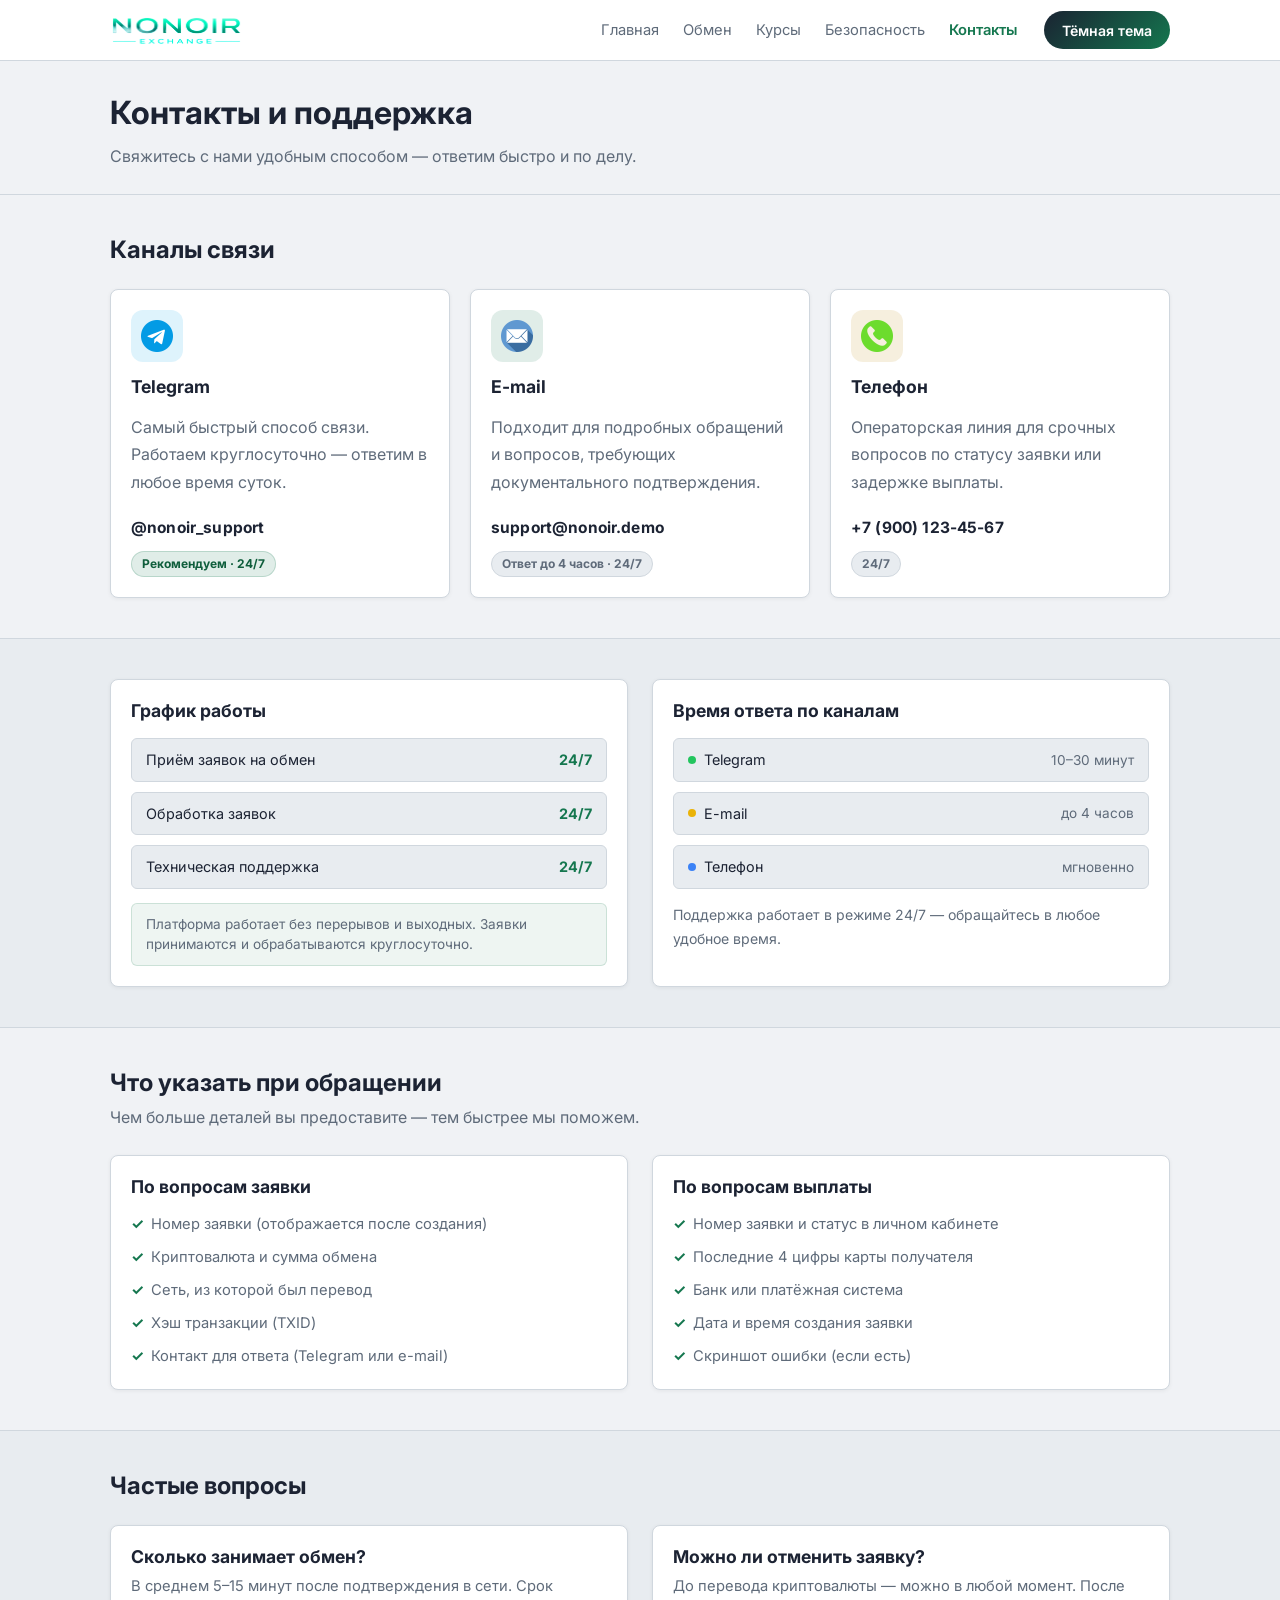
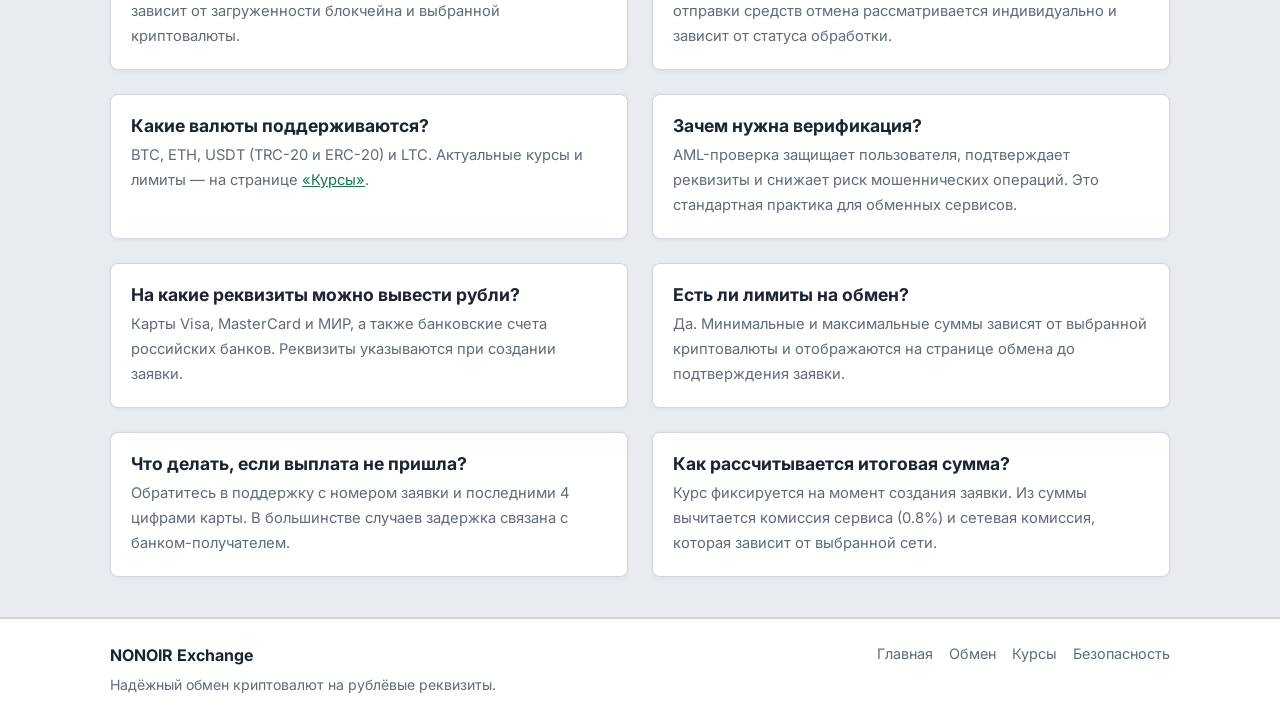
<file: html/contacts.html>
<!DOCTYPE html>
<html lang="ru">
<head>
  <meta charset="UTF-8">
  <meta name="viewport" content="width=device-width, initial-scale=1.0">
  <title>NONOIR Exchange | Контакты</title>
  <link rel="icon" href="../image/logo/logo_nonoir.png" type="image/png">
  <link rel="stylesheet" href="../css/style.css">
</head>
<body>
  <div class="site-shell">

    <header class="site-header">
      <div class="container header-row">
        <a class="brand" href="./index.html">
          <img class="brand-text" src="../image/logo/text_logo_nonoir.png" alt="NONOIR Exchange">
        </a>
        <button class="nav-toggle" type="button" aria-label="Открыть меню" aria-expanded="false" aria-controls="main-nav">
          <span class="nav-toggle-bar"></span>
        </button>
        <nav class="main-nav" id="main-nav">
          <a href="./index.html">Главная</a>
          <a href="./exchange.html">Обмен</a>
          <a href="./rates.html">Курсы</a>
          <a href="./security.html">Безопасность</a>
          <a class="active" href="./contacts.html">Контакты</a>
          <button class="theme-toggle" type="button">Сменить тему</button>
        </nav>
        <button class="theme-toggle" type="button">Тёмная тема</button>
      </div>
    </header>

    <main>

      <section class="page-title">
        <div class="container">
          <h1>Контакты и поддержка</h1>
          <p>Свяжитесь с нами удобным способом — ответим быстро и по делу.</p>
        </div>
      </section>

      <!-- Каналы связи -->
      <section class="section">
        <div class="container">
          <div class="section-head">
            <h2>Каналы связи</h2>
          </div>
          <div class="grid-3">

            <div class="card contact-channel-card">
              <div class="contact-channel-icon contact-tg">
                <img src="../image/icons/telegram.png" alt="Telegram">
              </div>
              <h3>Telegram</h3>
              <p>Самый быстрый способ связи. Работаем круглосуточно — ответим в любое время суток.</p>
              <div class="contact-channel-value">@nonoir_support</div>
              <div class="contact-channel-badge">Рекомендуем · 24/7</div>
            </div>

            <div class="card contact-channel-card">
              <div class="contact-channel-icon contact-email">
                <img src="../image/icons/email.png" alt="E-mail">
              </div>
              <h3>E-mail</h3>
              <p>Подходит для подробных обращений и вопросов, требующих документального подтверждения.</p>
              <div class="contact-channel-value">support@nonoir.demo</div>
              <div class="contact-channel-badge contact-channel-badge-muted">Ответ до 4 часов · 24/7</div>
            </div>

            <div class="card contact-channel-card">
              <div class="contact-channel-icon contact-phone">
                <img src="../image/icons/phone-call.png" alt="Телефон">
              </div>
              <h3>Телефон</h3>
              <p>Операторская линия для срочных вопросов по статусу заявки или задержке выплаты.</p>
              <div class="contact-channel-value">+7 (900) 123-45-67</div>
              <div class="contact-channel-badge contact-channel-badge-muted">24/7</div>
            </div>

          </div>
        </div>
      </section>

      <!-- Время работы и статус -->
      <section class="section section-alt">
        <div class="container">
          <div class="grid-2">

            <div class="card">
              <h3 style="margin-bottom: 16px;">График работы</h3>
              <div class="schedule-list">
                <div class="schedule-row">
                  <span class="schedule-day">Приём заявок на обмен</span>
                  <span class="schedule-time">24/7</span>
                </div>
                <div class="schedule-row">
                  <span class="schedule-day">Обработка заявок</span>
                  <span class="schedule-time">24/7</span>
                </div>
                <div class="schedule-row">
                  <span class="schedule-day">Техническая поддержка</span>
                  <span class="schedule-time">24/7</span>
                </div>
              </div>
              <div class="schedule-note">
                Платформа работает без перерывов и выходных. Заявки принимаются и обрабатываются круглосуточно.
              </div>
            </div>

            <div class="card">
              <h3 style="margin-bottom: 16px;">Время ответа по каналам</h3>
              <div class="response-list">
                <div class="response-row">
                  <div class="response-channel">
                    <span class="response-dot response-dot-green"></span>
                    Telegram
                  </div>
                  <div class="response-time">10–30 минут</div>
                </div>
                <div class="response-row">
                  <div class="response-channel">
                    <span class="response-dot response-dot-yellow"></span>
                    E-mail
                  </div>
                  <div class="response-time">до 4 часов</div>
                </div>
                <div class="response-row">
                  <div class="response-channel">
                    <span class="response-dot response-dot-blue"></span>
                    Телефон
                  </div>
                  <div class="response-time">мгновенно</div>
                </div>
              </div>
              <p style="margin-top: 14px; font-size: 0.88rem;">Поддержка работает в режиме 24/7 — обращайтесь в любое удобное время.</p>
            </div>

          </div>
        </div>
      </section>

      <!-- Что указывать -->
      <section class="section">
        <div class="container">
          <div class="section-head">
            <h2>Что указать при обращении</h2>
            <p style="margin-top: 6px;">Чем больше деталей вы предоставите — тем быстрее мы поможем.</p>
          </div>
          <div class="grid-2">

            <div class="card">
              <h3 style="margin-bottom: 14px;">По вопросам заявки</h3>
              <ul class="check-list">
                <li>Номер заявки (отображается после создания)</li>
                <li>Криптовалюта и сумма обмена</li>
                <li>Сеть, из которой был перевод</li>
                <li>Хэш транзакции (TXID)</li>
                <li>Контакт для ответа (Telegram или e-mail)</li>
              </ul>
            </div>

            <div class="card">
              <h3 style="margin-bottom: 14px;">По вопросам выплаты</h3>
              <ul class="check-list">
                <li>Номер заявки и статус в личном кабинете</li>
                <li>Последние 4 цифры карты получателя</li>
                <li>Банк или платёжная система</li>
                <li>Дата и время создания заявки</li>
                <li>Скриншот ошибки (если есть)</li>
              </ul>
            </div>

          </div>
        </div>
      </section>

      <!-- FAQ -->
      <section class="section section-alt">
        <div class="container">
          <div class="section-head">
            <h2>Частые вопросы</h2>
          </div>
          <div class="grid-2">

            <div class="card faq-card">
              <h3>Сколько занимает обмен?</h3>
              <p>В среднем 5–15 минут после подтверждения в сети. Срок зависит от загруженности блокчейна и выбранной криптовалюты.</p>
            </div>

            <div class="card faq-card">
              <h3>Можно ли отменить заявку?</h3>
              <p>До перевода криптовалюты — можно в любой момент. После отправки средств отмена рассматривается индивидуально и зависит от статуса обработки.</p>
            </div>

            <div class="card faq-card">
              <h3>Какие валюты поддерживаются?</h3>
              <p>BTC, ETH, USDT (TRC-20 и ERC-20) и LTC. Актуальные курсы и лимиты — на странице <a href="./rates.html" style="color: var(--green); text-decoration: underline;">«Курсы»</a>.</p>
            </div>

            <div class="card faq-card">
              <h3>Зачем нужна верификация?</h3>
              <p>AML-проверка защищает пользователя, подтверждает реквизиты и снижает риск мошеннических операций. Это стандартная практика для обменных сервисов.</p>
            </div>

            <div class="card faq-card">
              <h3>На какие реквизиты можно вывести рубли?</h3>
              <p>Карты Visa, MasterCard и МИР, а также банковские счета российских банков. Реквизиты указываются при создании заявки.</p>
            </div>

            <div class="card faq-card">
              <h3>Есть ли лимиты на обмен?</h3>
              <p>Да. Минимальные и максимальные суммы зависят от выбранной криптовалюты и отображаются на странице обмена до подтверждения заявки.</p>
            </div>

            <div class="card faq-card">
              <h3>Что делать, если выплата не пришла?</h3>
              <p>Обратитесь в поддержку с номером заявки и последними 4 цифрами карты. В большинстве случаев задержка связана с банком-получателем.</p>
            </div>

            <div class="card faq-card">
              <h3>Как рассчитывается итоговая сумма?</h3>
              <p>Курс фиксируется на момент создания заявки. Из суммы вычитается комиссия сервиса (0.8%) и сетевая комиссия, которая зависит от выбранной сети.</p>
            </div>

          </div>
        </div>
      </section>

    </main>

    <footer class="site-footer">
      <div class="container footer-row">
        <div>
          <strong>NONOIR Exchange</strong>
          <p>Надёжный обмен криптовалют на рублёвые реквизиты.</p>
        </div>
        <div class="footer-links">
          <a href="./index.html">Главная</a>
          <a href="./exchange.html">Обмен</a>
          <a href="./rates.html">Курсы</a>
          <a href="./security.html">Безопасность</a>
        </div>
      </div>
    </footer>

  </div>
  <script src="../js/nav.js"></script>
  <script src="../js/theme.js"></script>
  <script src="../js/animations.js"></script>
</body>
</html>
</file>
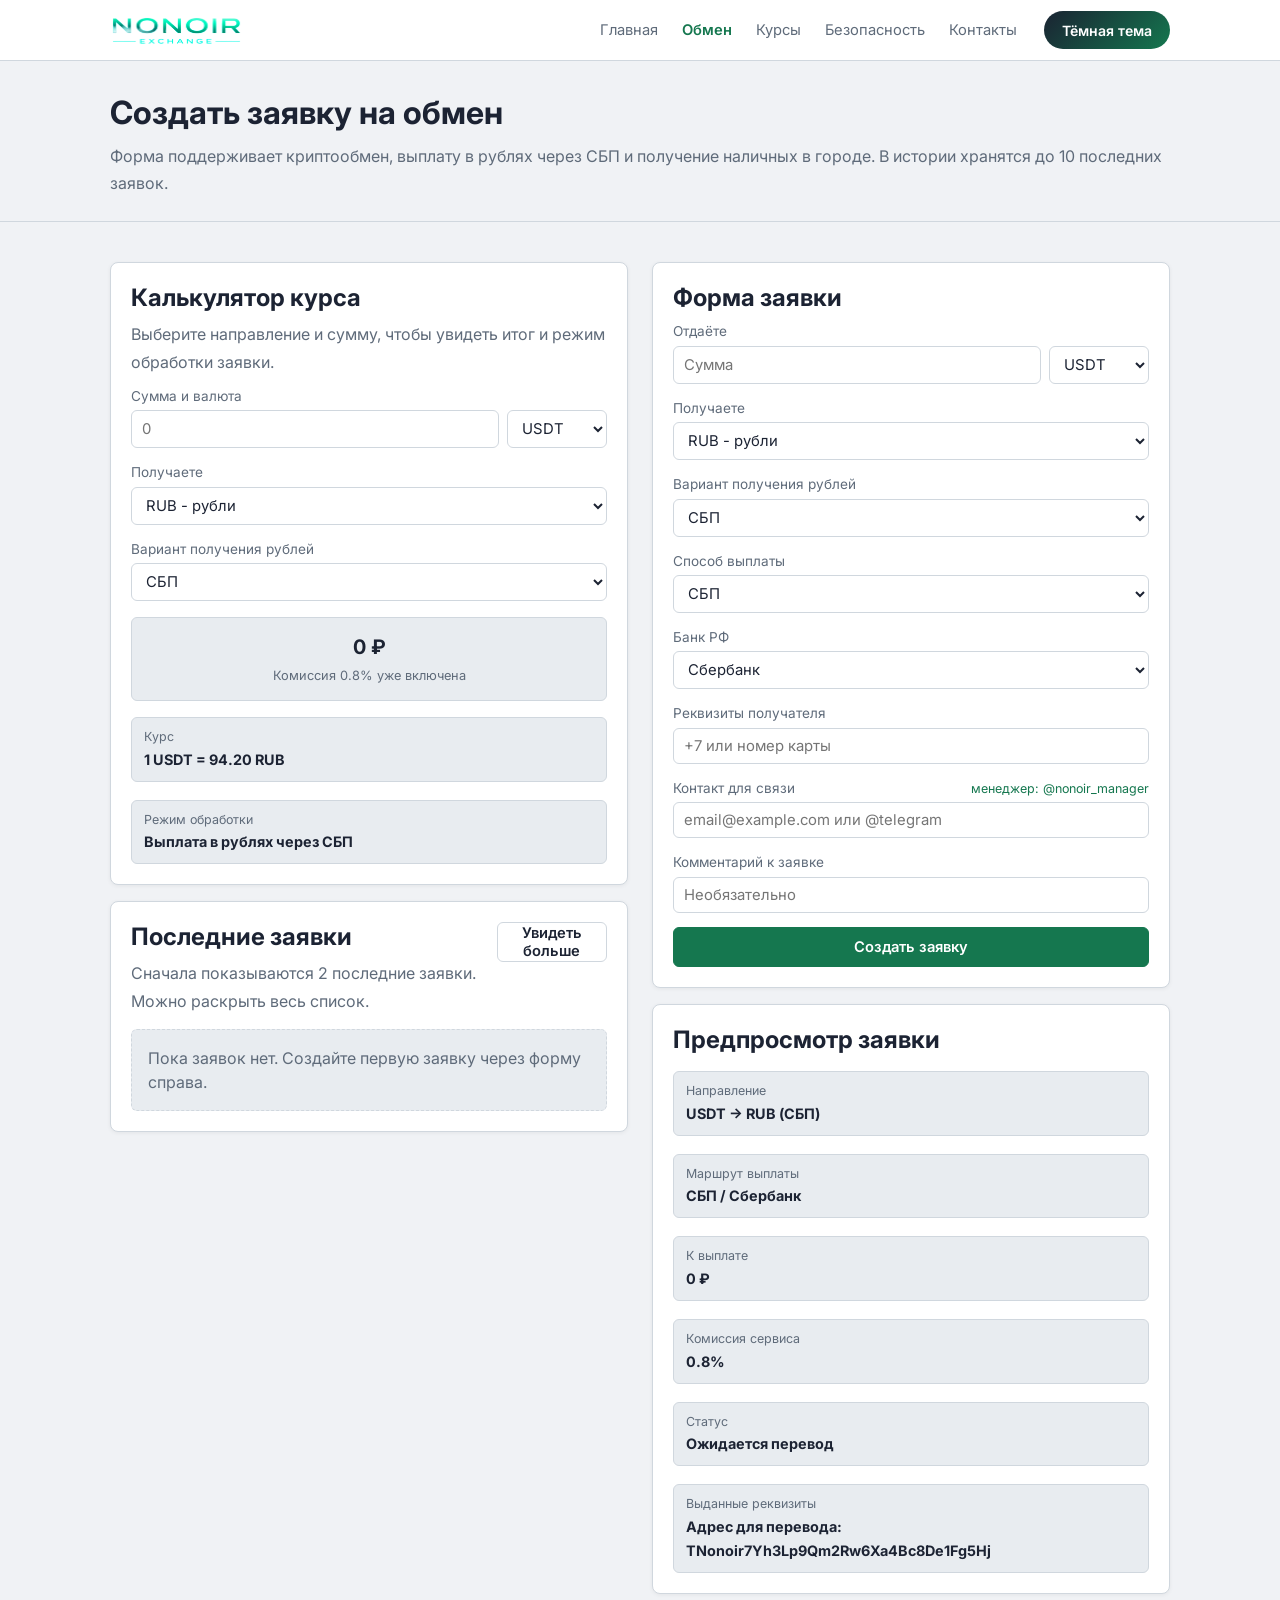
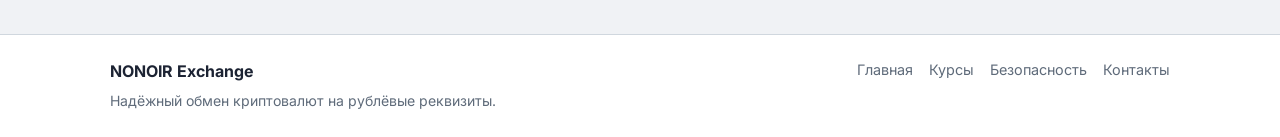
<file: html/exchange.html>
<!DOCTYPE html>
<html lang="ru">
<head>
  <meta charset="UTF-8">
  <meta name="viewport" content="width=device-width, initial-scale=1.0">
  <title>NONOIR Exchange | Обмен</title>
  <link rel="icon" href="../image/logo/logo_nonoir.png" type="image/png">
  <link rel="stylesheet" href="../css/style.css">
</head>
<body>
  <div class="site-shell">

    <header class="site-header">
      <div class="container header-row">
        <a class="brand" href="./index.html">
          <img class="brand-text" src="../image/logo/text_logo_nonoir_black.png" alt="NONOIR Exchange">
        </a>
        <button class="nav-toggle" type="button" aria-label="Открыть меню" aria-expanded="false" aria-controls="main-nav">
          <span class="nav-toggle-bar"></span>
        </button>
        <nav class="main-nav" id="main-nav">
          <a href="./index.html">Главная</a>
          <a class="active" href="./exchange.html">Обмен</a>
          <a href="./rates.html">Курсы</a>
          <a href="./security.html">Безопасность</a>
          <a href="./contacts.html">Контакты</a>
          <button class="theme-toggle" type="button">Сменить тему</button>
        </nav>
        <button class="theme-toggle" type="button">Тёмная тема</button>
      </div>
    </header>

    <main>

      <section class="page-title">
        <div class="container">
          <h1>Создать заявку на обмен</h1>
          <p>Форма поддерживает криптообмен, выплату в рублях через СБП и получение наличных в городе. В истории хранятся до 10 последних заявок.</p>
        </div>
      </section>

      <section class="section">
        <div class="container">
          <div class="grid-2 exchange-layout">

            <div class="stack">
              <div class="card exchange-card">
                <h2>Калькулятор курса</h2>
                <p>Выберите направление и сумму, чтобы увидеть итог и режим обработки заявки.</p>

                <div class="form-group">
                  <label for="calc-amount">Сумма и валюта</label>
                  <div class="input-row">
                    <input type="number" id="calc-amount" placeholder="0" min="0" step="0.0001">
                    <select id="calc-from">
                      <option value="BTC">BTC</option>
                      <option value="ETH">ETH</option>
                      <option value="USDT" selected>USDT</option>
                      <option value="LTC">LTC</option>
                      <option value="RUB">RUB</option>
                    </select>
                  </div>
                </div>

                <div class="form-group">
                  <label for="calc-to">Получаете</label>
                  <select id="calc-to">
                    <option value="RUB" selected>RUB - рубли</option>
                    <option value="BTC">BTC</option>
                    <option value="ETH">ETH</option>
                    <option value="USDT">USDT</option>
                    <option value="LTC">LTC</option>
                  </select>
                </div>

                <div class="form-group" id="calc-rub-mode-group">
                  <label for="calc-rub-mode">Вариант получения рублей</label>
                  <select id="calc-rub-mode">
                    <option value="sbp">СБП</option>
                    <option value="fiat">Фиат</option>
                  </select>
                </div>

                <div class="calc-result" id="calc-result">
                  <strong>0 ₽</strong>
                  <small id="calc-comm-label">Комиссия будет показана после выбора направления</small>
                </div>

                <div class="exchange-meta">
                  <div class="mock-field">
                    <span>Курс</span>
                    <strong id="calc-rate">1 USDT = 94.20 RUB</strong>
                  </div>
                  <div class="mock-field">
                    <span>Режим обработки</span>
                    <strong id="calc-direction-note">Выплата в рублях через СБП</strong>
                  </div>
                </div>
              </div>

              <div class="card exchange-card">
                <div class="section-inline-head">
                  <div>
                    <h2>Последние заявки</h2>
                    <p>Сначала показываются 2 последние заявки. Можно раскрыть весь список.</p>
                  </div>
                  <button class="btn btn-outline" id="orders-toggle-btn" type="button" hidden>Увидеть больше</button>
                </div>

                <div class="orders-empty" id="orders-empty">Пока заявок нет. Создайте первую заявку через форму справа.</div>
                <div class="orders-list" id="orders-list"></div>
              </div>
            </div>

            <div class="stack">
              <div class="card exchange-card">
                <h2>Форма заявки</h2>

                <div class="exchange-alert" id="exchange-alert" hidden></div>

                <form id="exchange-form">
                  <div class="form-group">
                    <label for="order-amount">Отдаёте</label>
                    <div class="input-row">
                      <input type="number" id="order-amount" name="amount" placeholder="Сумма" required min="0" step="0.0001">
                      <select id="order-from" name="from">
                        <option value="BTC">BTC</option>
                        <option value="ETH">ETH</option>
                        <option value="USDT" selected>USDT</option>
                        <option value="LTC">LTC</option>
                        <option value="RUB">RUB</option>
                      </select>
                    </div>
                  </div>

                  <div class="form-group">
                    <label for="order-to">Получаете</label>
                    <select id="order-to" name="to">
                      <option value="RUB" selected>RUB - рубли</option>
                      <option value="BTC">BTC</option>
                      <option value="ETH">ETH</option>
                      <option value="USDT">USDT</option>
                      <option value="LTC">LTC</option>
                    </select>
                  </div>

                  <div class="form-group" id="order-pay-method-group" hidden>
                    <label for="order-pay-method">Куда будете переводить рубли сервису</label>
                    <select id="order-pay-method" name="payMethod">
                      <option value="sbp">По номеру телефона (СБП)</option>
                      <option value="card">На карту</option>
                      <option value="account">На расчетный счет</option>
                    </select>
                  </div>

                  <div class="form-group" id="order-rub-mode-group">
                    <label for="order-rub-mode">Вариант получения рублей</label>
                    <select id="order-rub-mode" name="rubMode">
                      <option value="sbp">СБП</option>
                      <option value="fiat">Фиат</option>
                    </select>
                  </div>

                  <div id="sbp-fields">
                    <div class="form-group">
                      <label for="order-sbp-method">Способ выплаты</label>
                      <select id="order-sbp-method" name="sbpMethod">
                        <option value="sbp">СБП</option>
                        <option value="card">Карты</option>
                        <option value="phone">Номер телефона</option>
                      </select>
                    </div>

                    <div class="form-group">
                      <label for="order-bank">Банк РФ</label>
                      <select id="order-bank" name="bank">
                        <option value="Сбербанк">Сбербанк</option>
                        <option value="Т-Банк">Т-Банк</option>
                        <option value="ВТБ">ВТБ</option>
                        <option value="Альфа-Банк">Альфа-Банк</option>
                        <option value="Райффайзен Банк">Райффайзен Банк</option>
                        <option value="Газпромбанк">Газпромбанк</option>
                        <option value="Россельхозбанк">Россельхозбанк</option>
                        <option value="ПСБ">ПСБ</option>
                        <option value="Совкомбанк">Совкомбанк</option>
                        <option value="Открытие">Открытие</option>
                      </select>
                    </div>

                    <div class="form-group">
                      <label for="order-requisites">Реквизиты получателя</label>
                      <input type="text" id="order-requisites" name="requisites" placeholder="+7 или номер карты" required>
                    </div>
                  </div>

                  <div id="fiat-fields" hidden>
                    <div class="form-group">
                      <label for="order-city">Город получения</label>
                      <select id="order-city" name="city">
                        <option value="">Выберите город</option>
                        <option>Москва</option>
                        <option>Санкт-Петербург</option>
                        <option>Новосибирск</option>
                        <option>Екатеринбург</option>
                        <option>Казань</option>
                        <option>Нижний Новгород</option>
                        <option>Челябинск</option>
                        <option>Самара</option>
                        <option>Омск</option>
                        <option>Ростов-на-Дону</option>
                        <option>Уфа</option>
                        <option>Красноярск</option>
                        <option>Воронеж</option>
                        <option>Пермь</option>
                        <option>Волгоград</option>
                        <option>Краснодар</option>
                        <option>Саратов</option>
                        <option>Тюмень</option>
                        <option>Тольятти</option>
                        <option>Ижевск</option>
                        <option>Барнаул</option>
                        <option>Ульяновск</option>
                        <option>Иркутск</option>
                        <option>Хабаровск</option>
                        <option>Ярославль</option>
                        <option>Владивосток</option>
                        <option>Махачкала</option>
                        <option>Томск</option>
                        <option>Оренбург</option>
                        <option>Кемерово</option>
                        <option>Новокузнецк</option>
                        <option>Рязань</option>
                        <option>Астрахань</option>
                        <option>Набережные Челны</option>
                        <option>Пенза</option>
                        <option>Липецк</option>
                        <option>Киров</option>
                        <option>Чебоксары</option>
                        <option>Калининград</option>
                        <option>Тула</option>
                        <option>Курск</option>
                        <option>Ставрополь</option>
                        <option>Сочи</option>
                        <option>Улан-Удэ</option>
                        <option>Тверь</option>
                        <option>Магнитогорск</option>
                        <option>Брянск</option>
                        <option>Иваново</option>
                        <option>Белгород</option>
                        <option>Сургут</option>
                      </select>
                    </div>
                  </div>

                  <div id="token-fields" hidden>
                    <div class="form-group">
                      <label for="order-token-network">Сеть получения</label>
                      <input type="text" id="order-token-network" name="tokenNetwork" placeholder="Например, TRC20 / ERC20">
                    </div>

                    <div class="form-group">
                      <label for="order-token-wallet">Кошелёк получения</label>
                      <input type="text" id="order-token-wallet" name="tokenWallet" placeholder="Адрес кошелька">
                    </div>
                  </div>

                  <div class="form-group">
                    <label class="label-with-note" for="order-contact">
                      <span>Контакт для связи</span>
                      <span class="label-note">менеджер: @nonoir_manager</span>
                    </label>
                    <input type="text" id="order-contact" name="contact" placeholder="email@example.com или @telegram" required>
                  </div>

                  <div class="form-group">
                    <label for="order-comment">Комментарий к заявке</label>
                    <input type="text" id="order-comment" name="comment" placeholder="Необязательно">
                  </div>

                  <button type="submit" class="btn btn-primary btn-full">Создать заявку</button>
                </form>
              </div>

              <div class="card exchange-card">
                <h2>Предпросмотр заявки</h2>
                <div class="preview-grid">
                  <div class="mock-field">
                    <span>Направление</span>
                    <strong id="preview-direction">USDT → RUB</strong>
                  </div>
                  <div class="mock-field">
                    <span>Маршрут выплаты</span>
                    <strong id="preview-route">СБП / Сбербанк</strong>
                  </div>
                  <div class="mock-field">
                    <span>К выплате</span>
                    <strong id="preview-result">0 ₽</strong>
                  </div>
                  <div class="mock-field">
                    <span>Комиссия сервиса</span>
                    <strong id="preview-commission">0.8%</strong>
                  </div>
                  <div class="mock-field">
                    <span>Статус</span>
                    <strong id="preview-status">Ожидается перевод</strong>
                  </div>
                  <div class="mock-field">
                    <span>Выданные реквизиты</span>
                    <strong id="preview-issued-requisites">Реквизиты будут зависеть от того, что вы отдаёте сервису</strong>
                  </div>
                </div>
              </div>
            </div>

          </div>
        </div>
      </section>

    </main>

    <footer class="site-footer">
      <div class="container footer-row">
        <div>
          <strong>NONOIR Exchange</strong>
          <p>Надёжный обмен криптовалют на рублёвые реквизиты.</p>
        </div>
        <div class="footer-links">
          <a href="./index.html">Главная</a>
          <a href="./rates.html">Курсы</a>
          <a href="./security.html">Безопасность</a>
          <a href="./contacts.html">Контакты</a>
        </div>
      </div>
    </footer>

  </div>

  <script src="../js/nav.js"></script>
  <script src="../js/rates.js"></script>
  <script src="../js/theme.js"></script>
  <script src="../js/exchange.js"></script>
  <script src="../js/animations.js"></script>
</body>
</html>
</file>
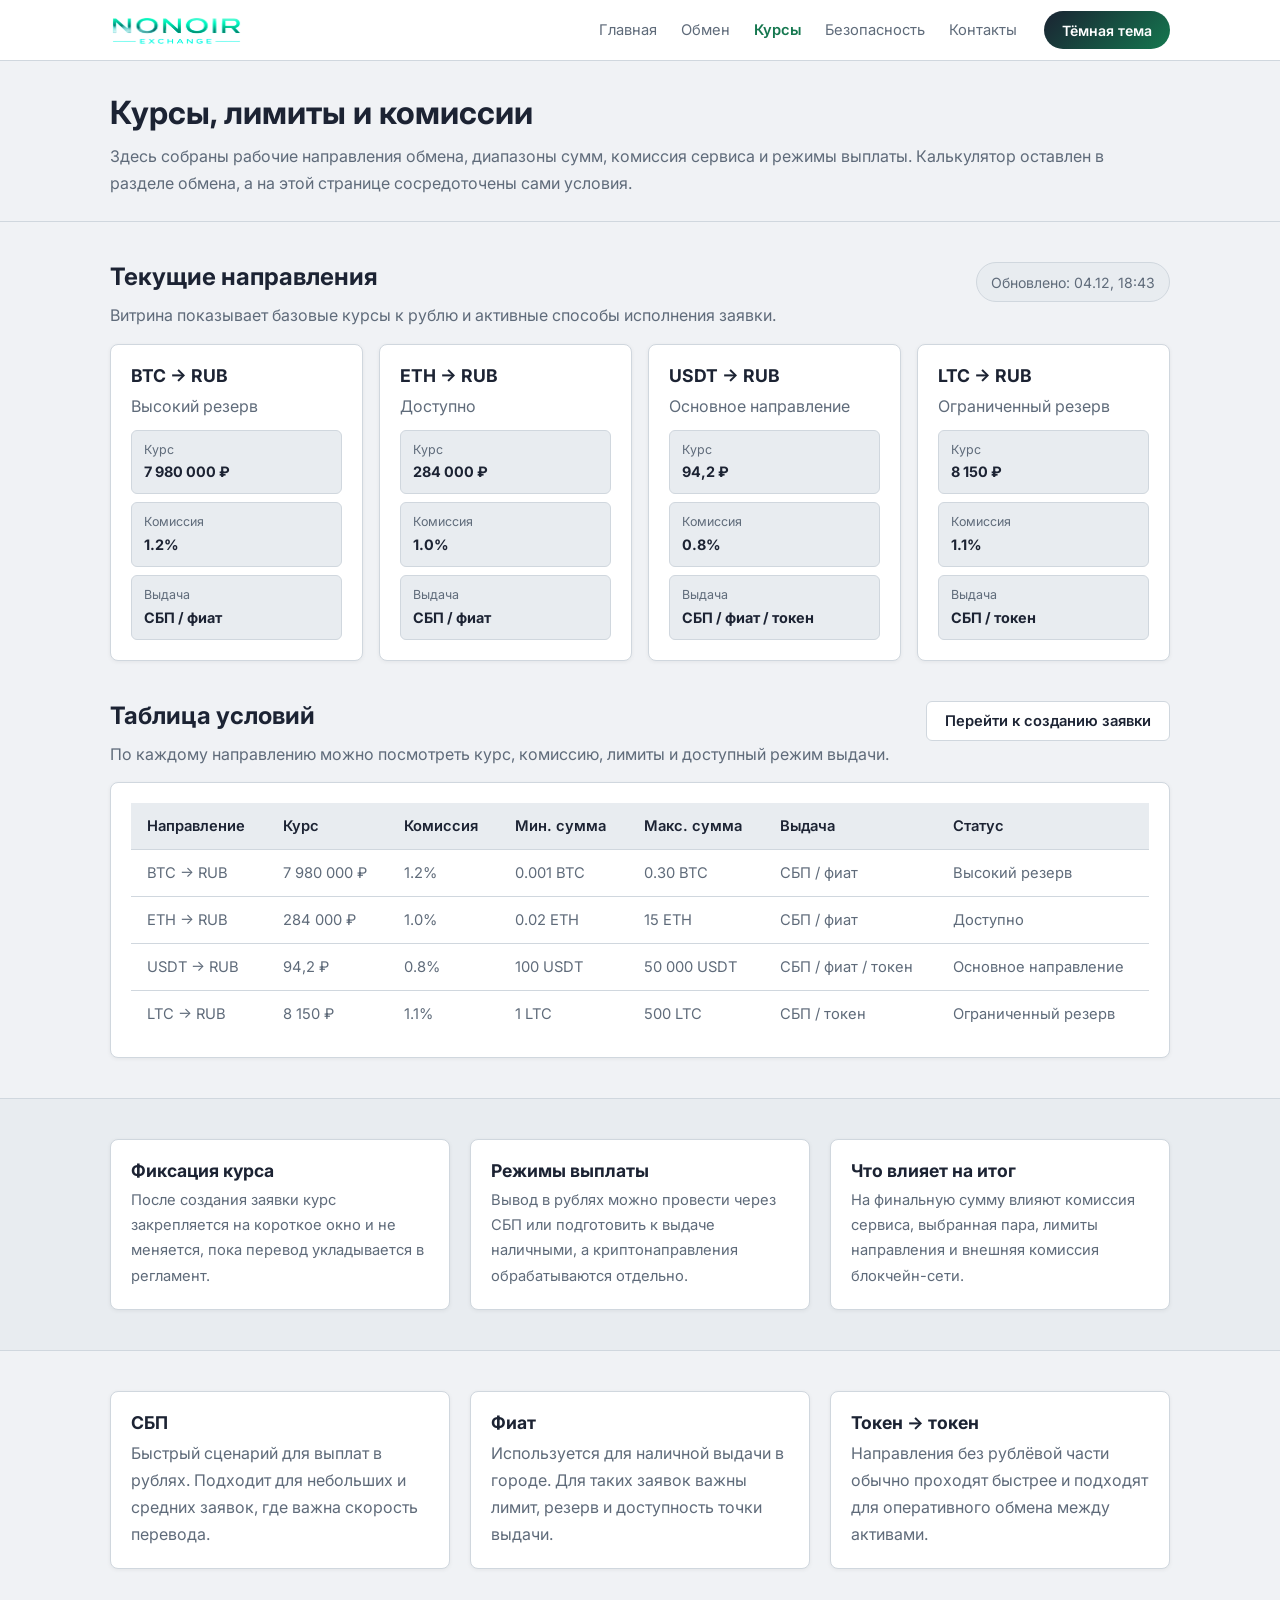
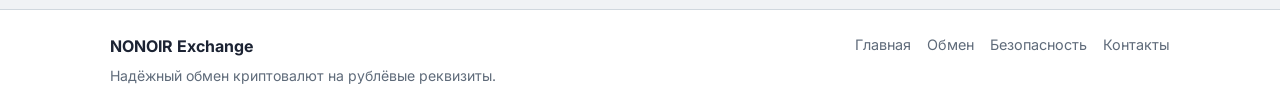
<file: html/rates.html>
<!DOCTYPE html>
<html lang="ru">
<head>
  <meta charset="UTF-8">
  <meta name="viewport" content="width=device-width, initial-scale=1.0">
  <title>NONOIR Exchange | Курсы и комиссии</title>
  <link rel="icon" href="../image/logo/logo_nonoir.png" type="image/png">
  <link rel="stylesheet" href="../css/style.css">
</head>
<body>
  <div class="site-shell">

    <header class="site-header">
      <div class="container header-row">
        <a class="brand" href="./index.html">
          <img class="brand-text" src="../image/logo/text_logo_nonoir_black.png" alt="NONOIR Exchange">
        </a>
        <button class="nav-toggle" type="button" aria-label="Открыть меню" aria-expanded="false" aria-controls="main-nav">
          <span class="nav-toggle-bar"></span>
        </button>
        <nav class="main-nav" id="main-nav">
          <a href="./index.html">Главная</a>
          <a href="./exchange.html">Обмен</a>
          <a class="active" href="./rates.html">Курсы</a>
          <a href="./security.html">Безопасность</a>
          <a href="./contacts.html">Контакты</a>
          <button class="theme-toggle" type="button">Сменить тему</button>
        </nav>
        <button class="theme-toggle" type="button">Тёмная тема</button>
      </div>
    </header>

    <main>

      <section class="page-title">
        <div class="container">
          <h1>Курсы, лимиты и комиссии</h1>
          <p>Здесь собраны рабочие направления обмена, диапазоны сумм, комиссия сервиса и режимы выплаты. Калькулятор оставлен в разделе обмена, а на этой странице сосредоточены сами условия.</p>
        </div>
      </section>

      <section class="section">
        <div class="container">
          <div class="section-inline-head">
            <div>
              <h2>Текущие направления</h2>
              <p>Витрина показывает базовые курсы к рублю и активные способы исполнения заявки.</p>
            </div>
            <div class="rates-update" id="rates-updated-at">Обновление...</div>
          </div>

          <div class="grid-4" id="rates-cards"></div>
        </div>
      </section>

      <section class="section" style="padding-top: 0;">
        <div class="container">
          <div class="section-inline-head">
            <div>
              <h2>Таблица условий</h2>
              <p>По каждому направлению можно посмотреть курс, комиссию, лимиты и доступный режим выдачи.</p>
            </div>
            <a class="btn btn-outline" href="./exchange.html">Перейти к созданию заявки</a>
          </div>

          <div class="card table-wrap">
            <table class="data-table">
              <thead>
                <tr>
                  <th>Направление</th>
                  <th>Курс</th>
                  <th>Комиссия</th>
                  <th>Мин. сумма</th>
                  <th>Макс. сумма</th>
                  <th>Выдача</th>
                  <th>Статус</th>
                </tr>
              </thead>
              <tbody id="rates-table-body"></tbody>
            </table>
          </div>
        </div>
      </section>

      <section class="section section-alt">
        <div class="container">
          <div class="grid-3">
            <div class="card feature-card">
              <h3>Фиксация курса</h3>
              <p>После создания заявки курс закрепляется на короткое окно и не меняется, пока перевод укладывается в регламент.</p>
            </div>
            <div class="card feature-card">
              <h3>Режимы выплаты</h3>
              <p>Вывод в рублях можно провести через СБП или подготовить к выдаче наличными, а криптонаправления обрабатываются отдельно.</p>
            </div>
            <div class="card feature-card">
              <h3>Что влияет на итог</h3>
              <p>На финальную сумму влияют комиссия сервиса, выбранная пара, лимиты направления и внешняя комиссия блокчейн-сети.</p>
            </div>
          </div>
        </div>
      </section>

      <section class="section">
        <div class="container">
          <div class="grid-3">
            <div class="card rates-note-card">
              <h3>СБП</h3>
              <p>Быстрый сценарий для выплат в рублях. Подходит для небольших и средних заявок, где важна скорость перевода.</p>
            </div>
            <div class="card rates-note-card">
              <h3>Фиат</h3>
              <p>Используется для наличной выдачи в городе. Для таких заявок важны лимит, резерв и доступность точки выдачи.</p>
            </div>
            <div class="card rates-note-card">
              <h3>Токен → токен</h3>
              <p>Направления без рублёвой части обычно проходят быстрее и подходят для оперативного обмена между активами.</p>
            </div>
          </div>
        </div>
      </section>

    </main>

    <footer class="site-footer">
      <div class="container footer-row">
        <div>
          <strong>NONOIR Exchange</strong>
          <p>Надёжный обмен криптовалют на рублёвые реквизиты.</p>
        </div>
        <div class="footer-links">
          <a href="./index.html">Главная</a>
          <a href="./exchange.html">Обмен</a>
          <a href="./security.html">Безопасность</a>
          <a href="./contacts.html">Контакты</a>
        </div>
      </div>
    </footer>

  </div>

  <script src="../js/nav.js"></script>
  <script src="../js/rates.js"></script>
  <script src="../js/theme.js"></script>
  <script src="../js/rates-page.js"></script>
  <script src="../js/animations.js"></script>
</body>
</html>
</file>
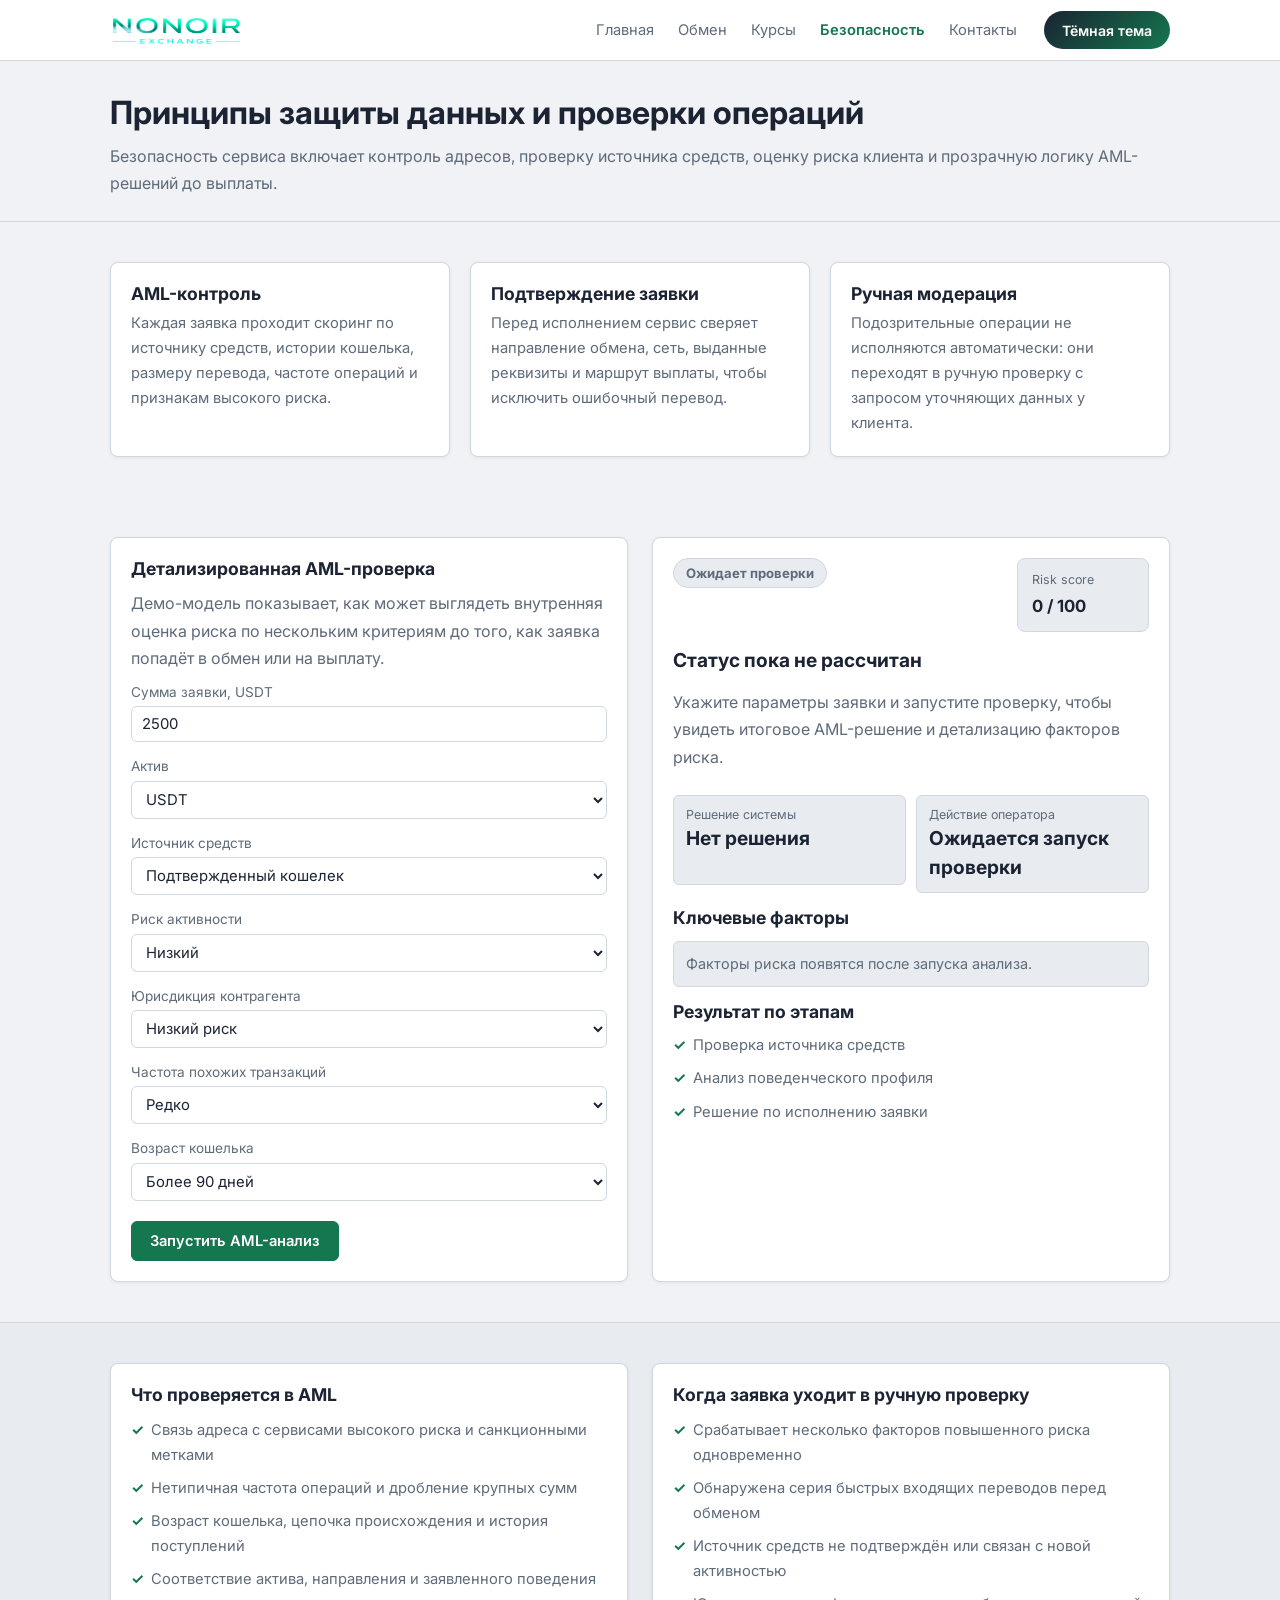
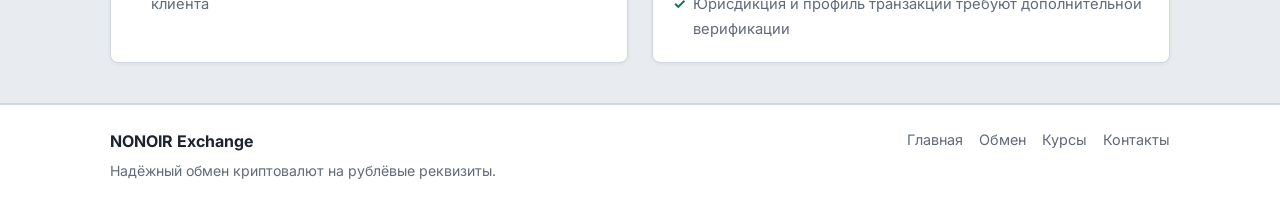
<file: html/security.html>
<!DOCTYPE html>
<html lang="ru">
<head>
  <meta charset="UTF-8">
  <meta name="viewport" content="width=device-width, initial-scale=1.0">
  <title>NONOIR Exchange | Безопасность</title>
  <link rel="icon" href="../image/logo/logo_nonoir.png" type="image/png">
  <link rel="stylesheet" href="../css/style.css">
</head>
<body>
  <div class="site-shell">

    <header class="site-header">
      <div class="container header-row">
        <a class="brand" href="./index.html">
          <img class="brand-text" src="../image/logo/text_logo_nonoir_black.png" alt="NONOIR Exchange">
        </a>
        <button class="nav-toggle" type="button" aria-label="Открыть меню" aria-expanded="false" aria-controls="main-nav">
          <span class="nav-toggle-bar"></span>
        </button>
        <nav class="main-nav" id="main-nav">
          <a href="./index.html">Главная</a>
          <a href="./exchange.html">Обмен</a>
          <a href="./rates.html">Курсы</a>
          <a class="active" href="./security.html">Безопасность</a>
          <a href="./contacts.html">Контакты</a>
          <button class="theme-toggle" type="button">Сменить тему</button>
        </nav>
        <button class="theme-toggle" type="button">Тёмная тема</button>
      </div>
    </header>

    <main>

      <section class="page-title">
        <div class="container">
          <h1>Принципы защиты данных и проверки операций</h1>
          <p>Безопасность сервиса включает контроль адресов, проверку источника средств, оценку риска клиента и прозрачную логику AML-решений до выплаты.</p>
        </div>
      </section>

      <section class="section">
        <div class="container">
          <div class="grid-3">
            <div class="card feature-card">
              <h3>AML-контроль</h3>
              <p>Каждая заявка проходит скоринг по источнику средств, истории кошелька, размеру перевода, частоте операций и признакам высокого риска.</p>
            </div>
            <div class="card feature-card">
              <h3>Подтверждение заявки</h3>
              <p>Перед исполнением сервис сверяет направление обмена, сеть, выданные реквизиты и маршрут выплаты, чтобы исключить ошибочный перевод.</p>
            </div>
            <div class="card feature-card">
              <h3>Ручная модерация</h3>
              <p>Подозрительные операции не исполняются автоматически: они переходят в ручную проверку с запросом уточняющих данных у клиента.</p>
            </div>
          </div>
        </div>
      </section>

      <section class="section">
        <div class="container">
          <div class="grid-2">
            <div class="card aml-card">
              <h3>Детализированная AML-проверка</h3>
              <p>Демо-модель показывает, как может выглядеть внутренняя оценка риска по нескольким критериям до того, как заявка попадёт в обмен или на выплату.</p>

              <div class="form-group">
                <label for="aml-amount">Сумма заявки, USDT</label>
                <input type="number" id="aml-amount" min="0" value="2500" placeholder="Например, 2500">
              </div>

              <div class="form-group">
                <label for="aml-asset">Актив</label>
                <select id="aml-asset">
                  <option value="USDT" selected>USDT</option>
                  <option value="BTC">BTC</option>
                  <option value="ETH">ETH</option>
                  <option value="LTC">LTC</option>
                </select>
              </div>

              <div class="form-group">
                <label for="aml-source">Источник средств</label>
                <select id="aml-source">
                  <option value="verified">Подтвержденный кошелек</option>
                  <option value="exchange">Биржевой вывод</option>
                  <option value="mixed">Смешанная история транзакций</option>
                  <option value="unknown">Неизвестный источник</option>
                </select>
              </div>

              <div class="form-group">
                <label for="aml-activity">Риск активности</label>
                <select id="aml-activity">
                  <option value="low">Низкий</option>
                  <option value="medium">Средний</option>
                  <option value="high">Высокий</option>
                </select>
              </div>

              <div class="form-group">
                <label for="aml-jurisdiction">Юрисдикция контрагента</label>
                <select id="aml-jurisdiction">
                  <option value="trusted">Низкий риск</option>
                  <option value="watch">Повышенное наблюдение</option>
                  <option value="restricted">Ограниченная юрисдикция</option>
                </select>
              </div>

              <div class="form-group">
                <label for="aml-frequency">Частота похожих транзакций</label>
                <select id="aml-frequency">
                  <option value="rare">Редко</option>
                  <option value="regular">Регулярно</option>
                  <option value="burst">Серия за короткое время</option>
                </select>
              </div>

              <div class="form-group">
                <label for="aml-wallet-age">Возраст кошелька</label>
                <select id="aml-wallet-age">
                  <option value="old">Более 90 дней</option>
                  <option value="mid">От 30 до 90 дней</option>
                  <option value="new">Менее 30 дней</option>
                </select>
              </div>

              <button class="btn btn-primary" id="aml-check-btn" type="button">Запустить AML-анализ</button>
            </div>

            <div class="card aml-result-card" id="aml-result">
              <div class="aml-result-top">
                <span class="aml-badge aml-badge-neutral" id="aml-badge">Ожидает проверки</span>
                <div class="aml-score-box">
                  <span>Risk score</span>
                  <strong id="aml-score">0 / 100</strong>
                </div>
              </div>

              <strong id="aml-title">Статус пока не рассчитан</strong>
              <p id="aml-text">Укажите параметры заявки и запустите проверку, чтобы увидеть итоговое AML-решение и детализацию факторов риска.</p>

              <div class="aml-decision-grid">
                <div class="mock-field">
                  <span>Решение системы</span>
                  <strong id="aml-decision">Нет решения</strong>
                </div>
                <div class="mock-field">
                  <span>Действие оператора</span>
                  <strong id="aml-action">Ожидается запуск проверки</strong>
                </div>
              </div>

              <div>
                <h3>Ключевые факторы</h3>
                <ul class="aml-factor-list" id="aml-factor-list">
                  <li>Факторы риска появятся после запуска анализа.</li>
                </ul>
              </div>

              <div>
                <h3>Результат по этапам</h3>
                <ul class="check-list aml-check-list" id="aml-stage-list">
                  <li>Проверка источника средств</li>
                  <li>Анализ поведенческого профиля</li>
                  <li>Решение по исполнению заявки</li>
                </ul>
              </div>
            </div>
          </div>
        </div>
      </section>

      <section class="section section-alt">
        <div class="container">
          <div class="grid-2">
            <div class="card">
              <h3>Что проверяется в AML</h3>
              <ul class="check-list" style="margin-top: 12px;">
                <li>Связь адреса с сервисами высокого риска и санкционными метками</li>
                <li>Нетипичная частота операций и дробление крупных сумм</li>
                <li>Возраст кошелька, цепочка происхождения и история поступлений</li>
                <li>Соответствие актива, направления и заявленного поведения клиента</li>
              </ul>
            </div>

            <div class="card">
              <h3>Когда заявка уходит в ручную проверку</h3>
              <ul class="check-list" style="margin-top: 12px;">
                <li>Срабатывает несколько факторов повышенного риска одновременно</li>
                <li>Обнаружена серия быстрых входящих переводов перед обменом</li>
                <li>Источник средств не подтверждён или связан с новой активностью</li>
                <li>Юрисдикция и профиль транзакции требуют дополнительной верификации</li>
              </ul>
            </div>
          </div>
        </div>
      </section>

    </main>

    <footer class="site-footer">
      <div class="container footer-row">
        <div>
          <strong>NONOIR Exchange</strong>
          <p>Надёжный обмен криптовалют на рублёвые реквизиты.</p>
        </div>
        <div class="footer-links">
          <a href="./index.html">Главная</a>
          <a href="./exchange.html">Обмен</a>
          <a href="./rates.html">Курсы</a>
          <a href="./contacts.html">Контакты</a>
        </div>
      </div>
    </footer>

  </div>
  <script src="../js/nav.js"></script>
  <script src="../js/theme.js"></script>
  <script src="../js/security.js"></script>
  <script src="../js/animations.js"></script>
</body>
</html>
</file>
<file: css/style.css>
/* === Шрифт Inter === */

@font-face {
  font-family: "Inter";
  src: url("../fonts/Inter/Inter-VariableFont_opsz,wght.ttf") format("truetype");
  font-weight: 100 900;
  font-style: normal;
  font-display: swap;
}

@font-face {
  font-family: "Inter";
  src: url("../fonts/Inter/Inter-Italic-VariableFont_opsz,wght.ttf") format("truetype");
  font-weight: 100 900;
  font-style: italic;
  font-display: swap;
}

/* === Переменные === */

:root {
  --bg: #f0f2f5;
  --surface: #fff;
  --surface2: #e8ecf0;
  --border: #d0d7de;
  --text: #1c2333;
  --muted: #5f6b7a;
  --green: #15774f;
  --green2: #0f5e3c;
}

[data-theme="dark"] {
  --bg: #0d1117;
  --surface: #161b22;
  --surface2: #1c232c;
  --border: #30363d;
  --text: #e6edf3;
  --muted: #8b949e;
  --green: #3db37f;
  --green2: #2a9969;
}

/* === Сброс и базовые стили === */

*, *::before, *::after { box-sizing: border-box; }

body {
  margin: 0;
  font-family: "Inter", "Segoe UI", Arial, sans-serif;
  font-size: 16px;
  line-height: 1.5;
  background: var(--bg);
  color: var(--text);
  transition: background-color 0.2s, color 0.2s;
}

img { max-width: 100%; display: block; }
a { color: inherit; text-decoration: none; }
ul { margin: 0; padding: 0; list-style: none; }

h1, h2, h3 { margin: 0 0 10px; line-height: 1.25; }
h1 { font-size: 2rem; }
h2 { font-size: 1.5rem; }
h3 { font-size: 1.1rem; }

p { margin: 0 0 10px; color: var(--muted); line-height: 1.7; }
p:last-child { margin-bottom: 0; }
li { color: var(--muted); line-height: 1.7; }

/* === Макет === */

.container { max-width: 1100px; margin: 0 auto; padding: 0 20px; }
.site-shell { min-height: 100vh; display: flex; flex-direction: column; }
main { flex: 1; }

/* === Шапка === */

.site-header {
  background: var(--surface);
  border-bottom: 1px solid var(--border);
  position: sticky;
  top: 0;
  z-index: 10;
  transition: background-color 0.2s;
}

.header-row {
  display: flex;
  align-items: center;
  justify-content: flex-start;
  gap: 16px;
  height: 60px;
}

.brand { display: flex; align-items: center; flex-shrink: 0; }
.brand-text {
  width: 132px;
  height: auto;
  object-fit: contain;
}

.main-nav {
  display: flex;
  align-items: center;
  gap: 2px;
  flex-wrap: wrap;
  margin-left: auto;
}
.main-nav a {
  padding: 5px 11px;
  color: var(--muted);
  border-radius: 4px;
  font-size: 0.92rem;
  transition: color 0.15s, background-color 0.15s;
}
.main-nav a:hover { color: var(--text); background: var(--surface2); }
.main-nav a.active { color: var(--green); font-weight: 600; }

.header-row > .theme-toggle {
  display: inline-flex;
}

.main-nav .theme-toggle {
  display: none;
}

.nav-toggle {
  display: none;
  align-items: center;
  justify-content: center;
  width: 42px;
  height: 42px;
  padding: 0;
  border: 1px solid var(--border);
  border-radius: 8px;
  background: var(--surface);
  color: var(--text);
  cursor: pointer;
  transition: background-color 0.15s, border-color 0.15s;
}

.nav-toggle:hover {
  background: var(--surface2);
}

.nav-toggle-bar,
.nav-toggle::before,
.nav-toggle::after {
  content: "";
  display: block;
  width: 18px;
  height: 2px;
  border-radius: 999px;
  background: currentColor;
  transition: transform 0.2s ease, opacity 0.2s ease;
}

.nav-toggle {
  position: relative;
}

.nav-toggle-bar {
  position: absolute;
}

.nav-toggle::before {
  position: absolute;
  transform: translateY(-6px);
}

.nav-toggle::after {
  position: absolute;
  transform: translateY(6px);
}

.nav-toggle[aria-expanded="true"] .nav-toggle-bar {
  opacity: 0;
}

.nav-toggle[aria-expanded="true"]::before {
  transform: rotate(45deg);
}

.nav-toggle[aria-expanded="true"]::after {
  transform: rotate(-45deg);
}

.theme-toggle {
  display: inline-flex;
  align-items: center;
  justify-content: center;
  gap: 0;
  min-height: 38px;
  padding: 0 18px;
  border: none;
  border-radius: 999px;
  background: linear-gradient(135deg, #1a2332 0%, #15774f 100%);
  color: #fff;
  cursor: pointer;
  font-size: 0.88rem;
  font-weight: 600;
  font-family: inherit;
  white-space: nowrap;
  transition: opacity 0.15s, transform 0.15s;
}
.theme-toggle::before {
  content: none;
}
.theme-toggle:hover {
  opacity: 0.85;
  transform: translateY(-1px);
}

[data-theme="dark"] .theme-toggle {
  background: linear-gradient(135deg, #e8edf3 0%, #3db37f 100%);
  color: #1c2333;
}

[data-theme="dark"] .theme-toggle::before {
  content: none;
}

/* === Секции === */

.page-title { padding: 32px 0 24px; border-bottom: 1px solid var(--border); }
.section { padding: 40px 0; }
.section-alt { background: var(--surface2); border-top: 1px solid var(--border); border-bottom: 1px solid var(--border); }
.section-head { margin-bottom: 24px; }
.section-head h2 { margin-bottom: 0; }

/* === Сетки === */

.grid-2 { display: grid; grid-template-columns: 1fr 1fr; gap: 24px; }
.grid-3 { display: grid; grid-template-columns: repeat(3, 1fr); gap: 20px; }
.grid-4 { display: grid; grid-template-columns: repeat(4, 1fr); gap: 16px; }
.stack { display: grid; gap: 16px; }

/* === Карточки === */

.card {
  background: var(--surface);
  border: 1px solid var(--border);
  border-radius: 8px;
  box-shadow: 0 1px 4px rgba(0,0,0,0.06);
  padding: 20px;
  transition: background-color 0.2s, border-color 0.2s;
}

/* === Кнопки === */

.btn {
  display: inline-flex;
  align-items: center;
  justify-content: center;
  height: 40px;
  padding: 0 18px;
  border-radius: 6px;
  font-weight: 600;
  font-size: 0.92rem;
  border: 1px solid transparent;
  cursor: pointer;
  font-family: inherit;
  text-decoration: none;
  transition: background-color 0.15s, border-color 0.15s;
}
.btn-primary { background: var(--green); color: #fff; border-color: var(--green); }
.btn-primary:hover { background: var(--green2); border-color: var(--green2); }
.btn-outline { background: var(--surface); color: var(--text); border-color: var(--border); }
.btn-outline:hover { background: var(--surface2); }
.btn-full { width: 100%; }

/* === Формы === */

label { display: block; font-size: 0.85rem; color: var(--muted); margin-bottom: 4px; }

input[type="text"],
input[type="number"],
input[type="email"],
select {
  width: 100%;
  padding: 8px 10px;
  border: 1px solid var(--border);
  border-radius: 6px;
  background: var(--surface);
  color: var(--text);
  font-size: 0.93rem;
  font-family: inherit;
  transition: border-color 0.15s, background-color 0.2s;
}
input:focus, select:focus { outline: none; border-color: var(--green); }
[data-theme="dark"] select { color-scheme: dark; }

.form-group { margin-bottom: 14px; }
.input-row { display: flex; gap: 8px; }
.input-row input { flex: 1; min-width: 0; }
.input-row select { width: 100px; flex-shrink: 0; }

.calc-result {
  margin-top: 16px;
  padding: 14px;
  background: var(--surface2);
  border: 1px solid var(--border);
  border-radius: 6px;
  text-align: center;
}
.calc-result strong { font-size: 1.25rem; display: block; }
.calc-result small { color: var(--muted); font-size: 0.8rem; }

.calc-widget { max-width: 440px; }

.order-num { font-family: monospace; font-size: 1.3rem; font-weight: 700; color: var(--green); }

/* === Главная: герой === */

.hero { padding: 48px 0 36px; }
.hero h1 { font-size: 2.2rem; margin-bottom: 14px; }
.btn-row { display: flex; gap: 12px; flex-wrap: wrap; margin: 20px 0; }

.dash-list { padding: 0; display: grid; gap: 6px; }
.dash-list li { padding-left: 18px; position: relative; font-size: 0.93rem; }
.dash-list li::before { content: "–"; position: absolute; left: 0; color: var(--green); }

.stat-grid { display: grid; grid-template-columns: 1fr 1fr; gap: 10px; margin-top: 14px; }
.stat-grid div { padding: 12px 14px; background: var(--surface2); border: 1px solid var(--border); border-radius: 6px; }
.stat-grid strong { display: block; font-size: 1rem; }
.stat-grid span { font-size: 0.82rem; color: var(--muted); }

/* === Карточки с иконками === */

.feature-card img { width: 32px; height: 32px; margin-bottom: 12px; }
.feature-card h3, .faq-card h3, .step-card h3 { margin-bottom: 6px; }
.feature-card p, .faq-card p, .step-card p { font-size: 0.92rem; margin: 0; }

/* === Шаги === */

.step-num {
  display: inline-flex;
  align-items: center;
  justify-content: center;
  width: 32px;
  height: 32px;
  border-radius: 50%;
  background: var(--green);
  color: #fff;
  font-weight: 700;
  font-size: 0.85rem;
  margin-bottom: 12px;
}

/* === Списки === */

.check-list { padding: 0; display: grid; gap: 8px; }
.check-list li { padding-left: 20px; position: relative; font-size: 0.92rem; }
.check-list li::before { content: "\2713"; position: absolute; left: 0; color: var(--green); font-weight: 700; }

/* === Макет заявки (exchange) === */

.mock-field { padding: 10px 12px; background: var(--surface2); border: 1px solid var(--border); border-radius: 6px; margin-bottom: 8px; }
.mock-field:last-of-type { margin-bottom: 0; }
.mock-field span { display: block; font-size: 0.78rem; color: var(--muted); }
.mock-field strong { font-size: 0.9rem; }

.exchange-layout {
  align-items: start;
}

.exchange-card h2 {
  margin-bottom: 8px;
}

.exchange-meta,
.preview-grid {
  display: grid;
  gap: 10px;
  margin-top: 16px;
}

.section-inline-head {
  display: flex;
  align-items: flex-start;
  justify-content: space-between;
  gap: 16px;
  margin-bottom: 14px;
}

.section-inline-head p {
  margin-bottom: 0;
}

.exchange-alert {
  margin-bottom: 14px;
  padding: 12px 14px;
  border-radius: 6px;
  border: 1px solid var(--border);
  background: var(--surface2);
  color: var(--text);
  font-size: 0.9rem;
}

.exchange-alert.is-success {
  background: rgba(21, 119, 79, 0.12);
  border-color: rgba(21, 119, 79, 0.2);
  color: var(--green2);
}

.exchange-alert.is-error {
  background: rgba(184, 44, 44, 0.1);
  border-color: rgba(184, 44, 44, 0.18);
  color: #aa2e2e;
}

.orders-empty {
  padding: 16px;
  border: 1px dashed var(--border);
  border-radius: 6px;
  color: var(--muted);
  background: var(--surface2);
}

.orders-list {
  display: grid;
  gap: 12px;
}

.order-card {
  padding: 14px;
  border: 1px solid var(--border);
  border-radius: 8px;
  background: var(--surface2);
}

.order-card-head {
  display: flex;
  align-items: center;
  justify-content: space-between;
  gap: 12px;
  margin-bottom: 10px;
}

.order-card-head strong {
  color: var(--text);
  font-size: 0.95rem;
}

.order-card-body {
  display: grid;
  gap: 8px;
}

.order-card-row {
  display: flex;
  justify-content: space-between;
  gap: 12px;
  font-size: 0.88rem;
}

.order-card-row span:first-child {
  color: var(--muted);
}

.order-card-row span:last-child {
  color: var(--text);
  text-align: right;
}

.label-with-note {
  display: flex;
  align-items: baseline;
  justify-content: space-between;
  gap: 12px;
}

.label-note {
  color: var(--green);
  font-size: 0.78rem;
  white-space: nowrap;
}

.order-status {
  display: inline-flex;
  align-items: center;
  justify-content: center;
  padding: 5px 10px;
  border-radius: 999px;
  font-size: 0.78rem;
  font-weight: 700;
  border: 1px solid transparent;
}

.order-status.pending {
  background: rgba(184, 129, 0, 0.14);
  color: #8a6200;
  border-color: rgba(184, 129, 0, 0.2);
}

.order-status.review {
  background: rgba(21, 119, 79, 0.12);
  color: var(--green2);
  border-color: rgba(21, 119, 79, 0.2);
}

.order-status.processing {
  background: rgba(37, 99, 235, 0.12);
  color: #2458b8;
  border-color: rgba(37, 99, 235, 0.18);
}

[data-theme="dark"] .exchange-alert.is-success,
[data-theme="dark"] .order-status.review {
  color: #7ad9aa;
}

[data-theme="dark"] .exchange-alert.is-error {
  color: #ff8e8e;
}

[data-theme="dark"] .order-status.pending {
  color: #f0c96b;
}

[data-theme="dark"] .order-status.processing {
  color: #8cb4ff;
}

.field-stack {
  display: grid;
  gap: 12px;
}

.rates-update {
  display: inline-flex;
  align-items: center;
  min-height: 40px;
  padding: 0 14px;
  border-radius: 999px;
  background: var(--surface2);
  border: 1px solid var(--border);
  color: var(--muted);
  font-size: 0.88rem;
}

.rates-card h3,
.rates-note-card h3 {
  margin-bottom: 6px;
}

/* === Таблица === */

.table-wrap { overflow-x: auto; }
.data-table { width: 100%; border-collapse: collapse; min-width: 500px; }
.data-table th,
.data-table td { padding: 12px 16px; text-align: left; border-bottom: 1px solid var(--border); font-size: 0.92rem; }
.data-table th { background: var(--surface2); font-weight: 600; color: var(--text); }
.data-table td { color: var(--muted); }
.data-table tbody tr:last-child td { border-bottom: none; }
.data-table tbody tr:hover td { background: var(--surface2); }

/* === Контакты === */

.contact-info p { margin: 0 0 8px; font-size: 0.92rem; }
.contact-info p:last-child { margin-bottom: 0; }

/* === Контакты — каналы === */

.contact-channel-card {
  display: flex;
  flex-direction: column;
  gap: 6px;
}

.contact-channel-icon {
  width: 52px;
  height: 52px;
  border-radius: 12px;
  display: inline-flex;
  align-items: center;
  justify-content: center;
  margin-bottom: 8px;
  padding: 10px;
}

.contact-channel-icon img {
  width: 100%;
  height: 100%;
  object-fit: contain;
}

.contact-tg   { background: rgba(39, 174, 235, 0.15); color: #27aeeb; }
.contact-email { background: rgba(21, 119, 79, 0.13);  color: var(--green); }
.contact-phone { background: rgba(184, 129, 0, 0.13);  color: #8a6200; }

[data-theme="dark"] .contact-tg    { background: rgba(39, 174, 235, 0.2); color: #5dcaf5; }
[data-theme="dark"] .contact-email { background: rgba(21, 119, 79, 0.2);  color: var(--green); }
[data-theme="dark"] .contact-phone { background: rgba(240, 201, 107, 0.15); color: #f0c96b; }

.contact-channel-value {
  margin-top: 4px;
  font-size: 0.97rem;
  font-weight: 700;
  color: var(--text);
  letter-spacing: 0.01em;
}

.contact-channel-badge {
  display: inline-flex;
  align-items: center;
  margin-top: 6px;
  padding: 3px 10px;
  border-radius: 999px;
  font-size: 0.75rem;
  font-weight: 700;
  background: rgba(21, 119, 79, 0.13);
  color: var(--green2);
  border: 1px solid rgba(21, 119, 79, 0.2);
  width: fit-content;
}

.contact-channel-badge-muted {
  background: var(--surface2);
  color: var(--muted);
  border-color: var(--border);
}

[data-theme="dark"] .contact-channel-badge:not(.contact-channel-badge-muted) {
  color: #7ad9aa;
}

/* === Контакты — расписание === */

.schedule-list {
  display: grid;
  gap: 10px;
  margin-bottom: 14px;
}

.schedule-row {
  display: flex;
  justify-content: space-between;
  align-items: center;
  gap: 12px;
  padding: 10px 14px;
  background: var(--surface2);
  border: 1px solid var(--border);
  border-radius: 6px;
  font-size: 0.9rem;
}

.schedule-day { color: var(--text); }
.schedule-time { color: var(--green); font-weight: 700; white-space: nowrap; }

.schedule-note {
  padding: 10px 14px;
  border-radius: 6px;
  background: rgba(21, 119, 79, 0.07);
  border: 1px solid rgba(21, 119, 79, 0.16);
  color: var(--muted);
  font-size: 0.85rem;
  line-height: 1.5;
}

/* === Контакты — время ответа === */

.response-list {
  display: grid;
  gap: 10px;
}

.response-row {
  display: flex;
  justify-content: space-between;
  align-items: center;
  gap: 12px;
  padding: 10px 14px;
  background: var(--surface2);
  border: 1px solid var(--border);
  border-radius: 6px;
  font-size: 0.9rem;
}

.response-channel {
  display: flex;
  align-items: center;
  gap: 8px;
  color: var(--text);
}

.response-time {
  color: var(--muted);
  font-size: 0.85rem;
  white-space: nowrap;
}

.response-dot {
  width: 8px;
  height: 8px;
  border-radius: 50%;
  display: inline-block;
  flex-shrink: 0;
}

.response-dot-green  { background: #22c55e; }
.response-dot-yellow { background: #eab308; }
.response-dot-blue   { background: #3b82f6; }

/* === AML === */

.aml-card,
.aml-result-card {
  height: 100%;
}

.aml-card .btn {
  margin-top: 6px;
}

.aml-result-card {
  display: grid;
  align-content: start;
  gap: 14px;
}

.aml-result-card strong {
  font-size: 1.2rem;
  color: var(--text);
}

.aml-result-top {
  display: flex;
  align-items: flex-start;
  justify-content: space-between;
  gap: 12px;
}

.aml-score-box {
  min-width: 132px;
  padding: 12px 14px;
  border-radius: 8px;
  border: 1px solid var(--border);
  background: var(--surface2);
}

.aml-score-box span {
  display: block;
  color: var(--muted);
  font-size: 0.78rem;
  margin-bottom: 4px;
}

.aml-score-box strong {
  font-size: 1.05rem;
}

.aml-decision-grid {
  display: grid;
  grid-template-columns: 1fr 1fr;
  gap: 10px;
}

.aml-factor-list {
  display: grid;
  gap: 8px;
  margin: 12px 0 0;
}

.aml-factor-list li {
  padding: 10px 12px;
  border-radius: 6px;
  background: var(--surface2);
  border: 1px solid var(--border);
  font-size: 0.9rem;
}

.aml-badge {
  display: inline-flex;
  align-items: center;
  justify-content: center;
  width: fit-content;
  min-height: 30px;
  padding: 0 12px;
  border-radius: 999px;
  font-size: 0.82rem;
  font-weight: 700;
  border: 1px solid transparent;
}

.aml-badge-neutral {
  background: var(--surface2);
  color: var(--muted);
  border-color: var(--border);
}

.aml-badge-low {
  background: rgba(21, 119, 79, 0.12);
  color: var(--green2);
  border-color: rgba(21, 119, 79, 0.2);
}

.aml-badge-medium {
  background: rgba(184, 129, 0, 0.14);
  color: #8a6200;
  border-color: rgba(184, 129, 0, 0.22);
}

.aml-badge-high {
  background: rgba(184, 44, 44, 0.14);
  color: #aa2e2e;
  border-color: rgba(184, 44, 44, 0.22);
}

[data-theme="dark"] .aml-badge-low {
  color: #7ad9aa;
  border-color: rgba(61, 179, 127, 0.25);
}

[data-theme="dark"] .aml-badge-medium {
  color: #f0c96b;
  border-color: rgba(240, 201, 107, 0.22);
}

[data-theme="dark"] .aml-badge-high {
  color: #ff8e8e;
  border-color: rgba(255, 142, 142, 0.24);
}

.aml-check-list {
  margin-top: 4px;
}

/* === О нас === */

.about-stats-grid {
  display: grid;
  grid-template-columns: 1fr 1fr;
  gap: 16px;
}

.about-stat {
  text-align: center;
  padding: 20px 16px;
}

.about-stat strong {
  display: block;
  font-size: 1.6rem;
  color: var(--green);
  margin-bottom: 4px;
}

.about-stat span {
  font-size: 0.82rem;
  color: var(--muted);
}

/* === Валюты === */

.currency-card {
  text-align: center;
}

.currency-icon {
  width: 56px;
  height: 56px;
  border-radius: 50%;
  display: inline-flex;
  align-items: center;
  justify-content: center;
  margin: 0 auto 12px;
  padding: 10px;
}

.currency-icon img {
  width: 100%;
  height: 100%;
  object-fit: contain;
}

.currency-btc  { background: rgba(247, 147, 26, 0.13); }
.currency-eth  { background: rgba(98, 126, 234, 0.13); }
.currency-usdt { background: rgba(38, 161, 123, 0.13); }
.currency-ltc  { background: rgba(168, 168, 168, 0.13); }

[data-theme="dark"] .currency-btc  { background: rgba(247, 147, 26, 0.2); }
[data-theme="dark"] .currency-eth  { background: rgba(98, 126, 234, 0.2); }
[data-theme="dark"] .currency-usdt { background: rgba(38, 161, 123, 0.2); }
[data-theme="dark"] .currency-ltc  { background: rgba(168, 168, 168, 0.2); }

.currency-ticker {
  font-weight: 700;
  font-size: 0.82rem;
  color: var(--green) !important;
  margin-bottom: 8px !important;
}

/* === Доверие === */

.trust-card {
  display: flex;
  flex-direction: column;
  gap: 8px;
}

.trust-icon {
  width: 44px;
  height: 44px;
  margin-bottom: 8px;
}

.trust-icon img {
  width: 100%;
  height: 100%;
  object-fit: contain;
}

/* === CTA секция === */

.section-cta {
  padding: 56px 0;
}

.section-cta h2 {
  font-size: 1.8rem;
}

/* === Подвал === */

.site-footer {
  background: var(--surface);
  border-top: 1px solid var(--border);
  padding: 24px 0;
  transition: background-color 0.2s;
}
.footer-row { display: flex; justify-content: space-between; align-items: flex-start; gap: 20px; }
.footer-row strong { color: var(--text); }
.footer-row > div > p { margin: 6px 0 0; font-size: 0.88rem; }
.footer-links { display: flex; flex-wrap: wrap; gap: 6px 16px; }
.footer-links a { color: var(--muted); font-size: 0.9rem; }
.footer-links a:hover { color: var(--green); }

/* === Адаптив === */

@media (max-width: 900px) {
  .site-header {
    overflow: visible;
  }

  .header-row {
    position: relative;
    flex-wrap: nowrap;
    height: auto;
    min-height: 60px;
    padding: 10px 0;
  }

  .nav-toggle {
    display: inline-flex;
    flex-shrink: 0;
    margin-left: auto;
  }

  .main-nav {
    position: absolute;
    top: calc(100% + 8px);
    left: 0;
    right: 0;
    display: none;
    flex-direction: column;
    align-items: stretch;
    gap: 6px;
    padding: 12px;
    margin-left: 0;
    background: var(--surface);
    border: 1px solid var(--border);
    border-radius: 12px;
    box-shadow: 0 14px 30px rgba(0, 0, 0, 0.08);
    z-index: 20;
  }

  .site-header.nav-open .main-nav {
    display: flex;
  }

  .main-nav a {
    padding: 10px 12px;
    border-radius: 8px;
  }

  .header-row > .theme-toggle {
    display: none;
  }

  .main-nav .theme-toggle {
    display: inline-flex;
    width: 100%;
    margin-top: 6px;
    min-height: 44px;
    padding: 0 14px;
  }

  .grid-2, .grid-3, .grid-4 { grid-template-columns: 1fr; }
  .footer-row { flex-direction: column; gap: 14px; }
  .hero h1 { font-size: 1.75rem; }
  .section-inline-head { flex-direction: column; }
  .label-with-note { flex-direction: column; align-items: flex-start; }
}

@media (max-width: 600px) {
  h1 { font-size: 1.6rem; }
  .section { padding: 28px 0; }
  .hero { padding: 28px 0 20px; }
  .stat-grid { grid-template-columns: 1fr 1fr; }

  .theme-toggle {
    min-height: 42px;
    padding: 0 12px;
    font-size: 0.82rem;
  }
}

/* === Анимации === */

/* Появление заголовков секций при скролле */
.reveal {
  opacity: 0;
  transform: translateY(16px);
  transition: opacity 0.5s ease, transform 0.5s ease;
}

.reveal.visible {
  opacity: 1;
  transform: translateY(0);
}

/* Сброс transition на карточках до только темы */
.card {
  transition: background-color 0.2s, border-color 0.2s;
}
</file>
